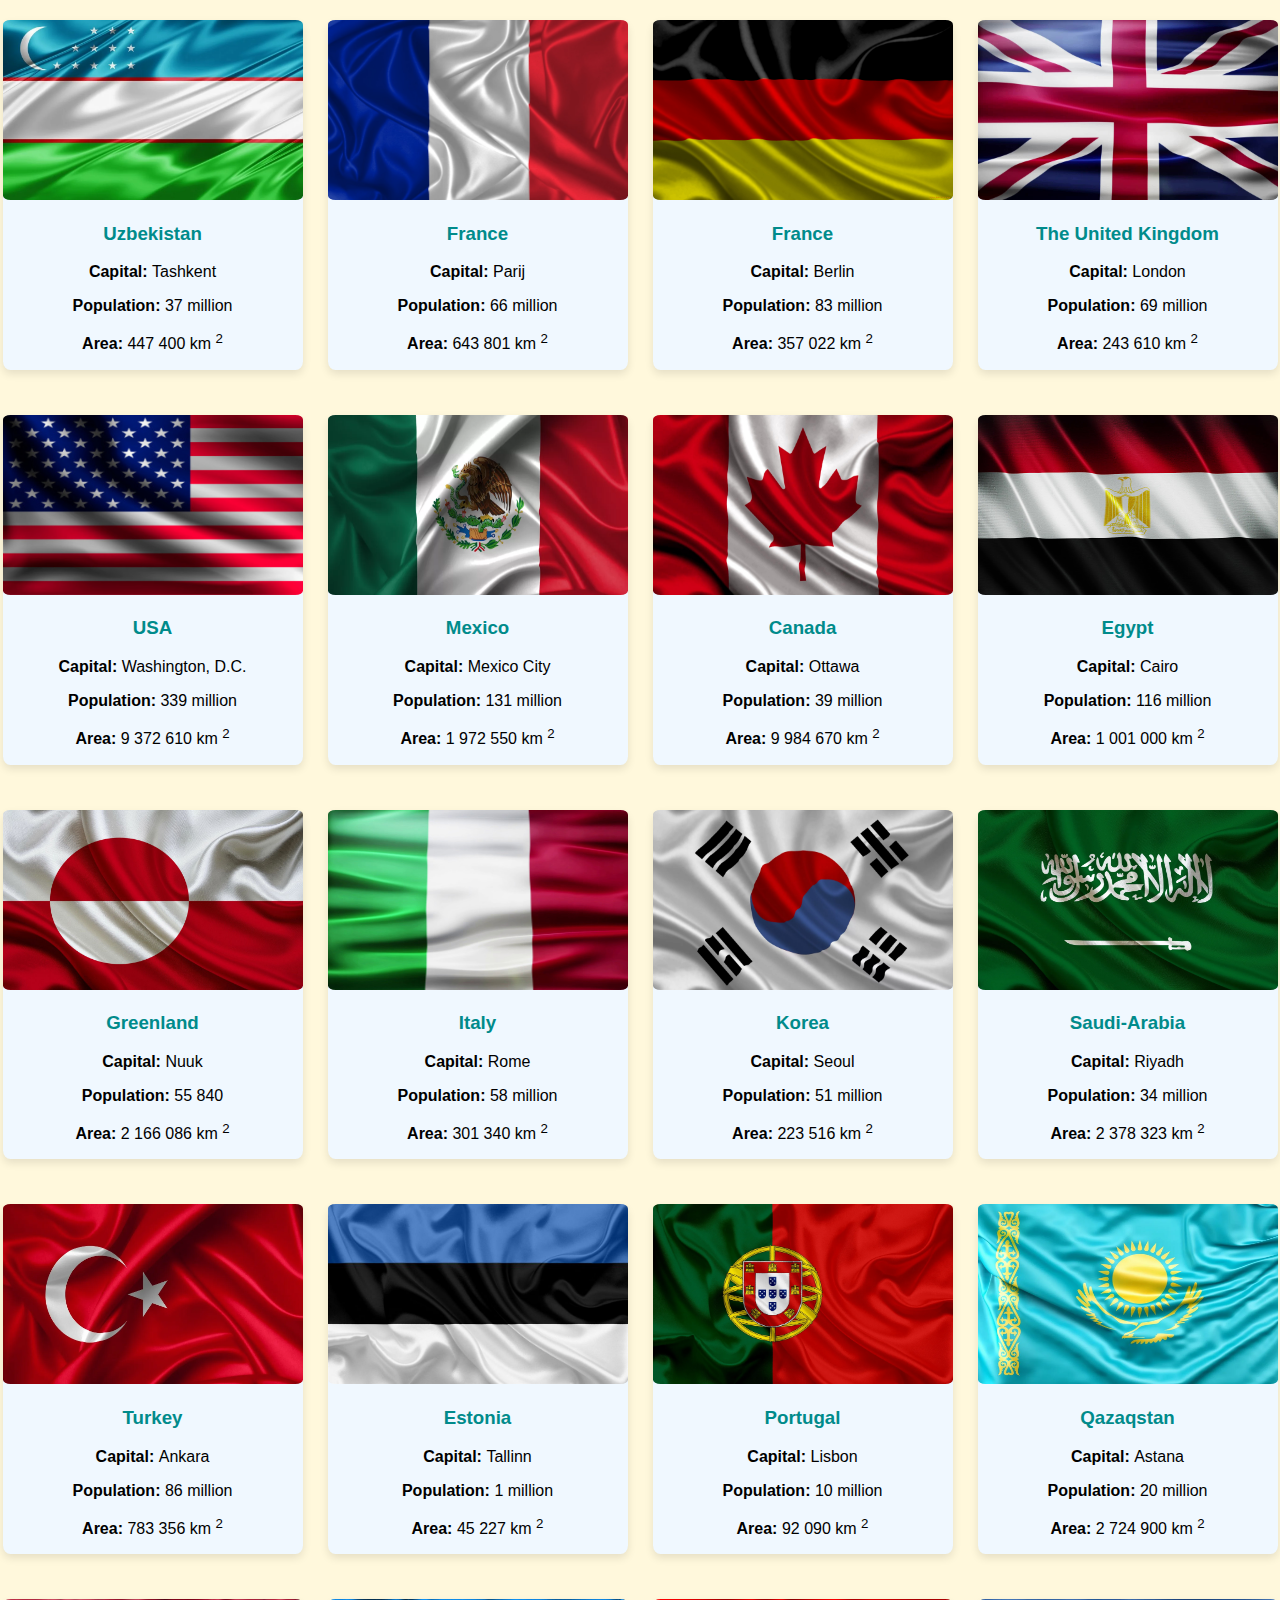
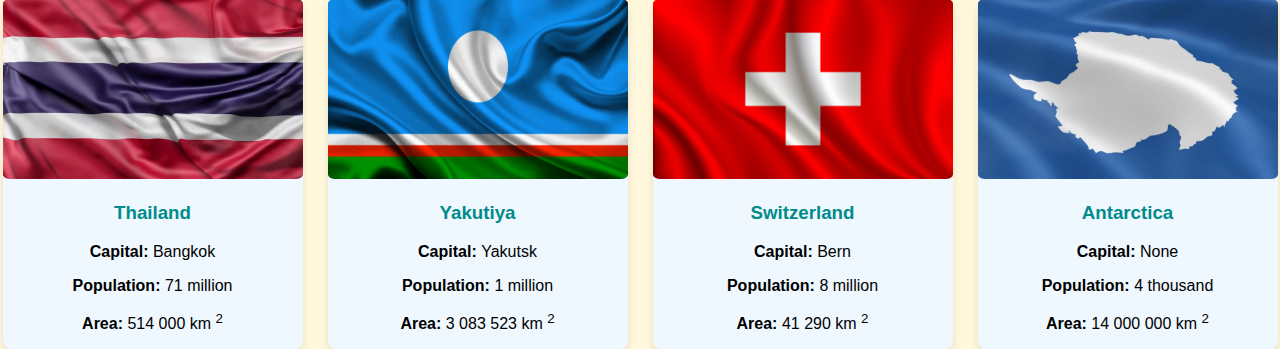
<file: Amaliyot/index.html>
<!DOCTYPE html>
<html lang="en">
<head>
    <meta charset="UTF-8">
    <meta name="viewport" content="width=device-width, initial-scale=1.0">
    <title>Countries</title>
    <link rel="stylesheet" href="style.css">
</head>
<body>

    <div class="card">

        <img src="./Uzbekistan.webp" alt="Uzbekistan-flag" class="img">

        <div class="card-content">

            <h3>Uzbekistan</h3>

            <p><strong>Capital: </strong> Tashkent</p>
            <p><strong>Population: </strong> 37 million</p>
            <p><strong>Area: </strong> 447 400 km <sup>2</sup></p>

        </div>

    </div>

    <div class="card">

        <img src="./France.jpg" alt="France-flag" class="img">

        <div class="card-content">

            <h3>France</h3>

            <p><strong>Capital: </strong> Parij</p>
            <p><strong>Population: </strong> 66 million</p>
            <p><strong>Area: </strong> 643 801 km <sup>2</sup></p>

        </div>

    </div>

    <div class="card">

        <img src="./Germany.jpg" alt="Germany-flag" class="img">

        <div class="card-content">

            <h3>France</h3>

            <p><strong>Capital: </strong> Berlin</p>
            <p><strong>Population: </strong> 83 million</p>
            <p><strong>Area: </strong> 357 022 km <sup>2</sup></p>

        </div>

    </div>

    <div class="card">

        <img src="./Great-Britain-Flag.jpg" alt="Great-Britain-flag" class="img">

        <div class="card-content">

            <h3>The United Kingdom</h3>

            <p><strong>Capital: </strong> London</p>
            <p><strong>Population: </strong> 69 million</p>
            <p><strong>Area: </strong> 243 610 km <sup>2</sup></p>
        </div>

    </div>

    <div class="card">

        <img src="./USA.jpg" alt="USA-flag" class="img">

        <div class="card-content">

            <h3>USA</h3>

            <p><strong>Capital: </strong> Washington, D.C.</p>
            <p><strong>Population: </strong> 339 million</p>
            <p><strong>Area: </strong> 9 372 610 km <sup>2</sup></p>

        </div>

    </div>

    <div class="card">

        <img src="./Mexico.webp" alt="Mexico-flag" class="img">

        <div class="card-content">

            <h3>Mexico</h3>

            <p><strong>Capital: </strong> Mexico City</p>
            <p><strong>Population: </strong> 131 million</p>
            <p><strong>Area: </strong> 1 972 550 km <sup>2</sup></p>

        </div>

    </div>

     <div class="card">

        <img src="./Canada.jpg" alt="Canada-flag" class="img">

        <div class="card-content">

            <h3>Canada</h3>

            <p><strong>Capital: </strong> Ottawa</p>
            <p><strong>Population: </strong> 39 million</p>
            <p><strong>Area: </strong>  9 984 670 km <sup>2</sup></p>

        </div>

    </div>

     <div class="card">

        <img src="./Egypt.jpg" alt="Egypt-flag" class="img">

        <div class="card-content">

            <h3>Egypt</h3>

            <p><strong>Capital: </strong> Cairo</p>
            <p><strong>Population: </strong> 116 million</p>
            <p><strong>Area: </strong>  1 001 000  km <sup>2</sup></p>

        </div>

    </div>

     <div class="card">

        <img src="./Greenland.png" alt="Greenland-flag" class="img">

        <div class="card-content">

            <h3>Greenland</h3>

            <p><strong>Capital: </strong> Nuuk</p>
            <p><strong>Population: </strong> 55 840</p>
            <p><strong>Area: </strong> 2 166 086 km <sup>2</sup></p>

        </div>

    </div>

     <div class="card">

        <img src="./Italy.jpg" alt="Italy-flag" class="img">

        <div class="card-content">

            <h3>Italy</h3>

            <p><strong>Capital: </strong> Rome</p>
            <p><strong>Population: </strong>  58 million</p>
            <p><strong>Area: </strong> 301 340 km <sup>2</sup></p>

        </div>

    </div>

     <div class="card">

        <img src="./Korea.webp" alt="Korea-flag" class="img">

        <div class="card-content">

            <h3>Korea</h3>

            <p><strong>Capital: </strong> Seoul</p>
            <p><strong>Population: </strong> 51 million</p>
            <p><strong>Area: </strong> 223 516 km <sup>2</sup></p>

        </div>

    </div>

     <div class="card">

        <img src="./Saudi-Arabia.png" alt="Saudi-Arabia-flag" class="img">

        <div class="card-content">

            <h3>Saudi-Arabia</h3>

            <p><strong>Capital: </strong> Riyadh</p>
            <p><strong>Population: </strong> 34 million</p>
            <p><strong>Area: </strong> 2 378 323 km <sup>2</sup></p>

        </div>

    </div>

     <div class="card">

        <img src="./Turkey.webp" alt="Turkey-flag" class="img">

        <div class="card-content">

            <h3>Turkey</h3>

            <p><strong>Capital: </strong> Ankara</p>
            <p><strong>Population: </strong> 86 million</p>
            <p><strong>Area: </strong> 783 356 km <sup>2</sup></p>

        </div>

    </div>

     <div class="card">

        <img src="./Estonia.jpg" alt="Estonia-flag" class="img">

        <div class="card-content">

            <h3>Estonia</h3>

            <p><strong>Capital: </strong> Tallinn</p>
            <p><strong>Population: </strong> 1 million</p>
            <p><strong>Area: </strong> 45 227 km <sup>2</sup></p>

        </div>

    </div>

     <div class="card">

        <img src="./Portugal.webp" alt="Portugal-flag" class="img">

        <div class="card-content">

            <h3>Portugal</h3>

            <p><strong>Capital: </strong> Lisbon</p>
            <p><strong>Population: </strong> 10 million</p>
            <p><strong>Area: </strong> 92 090 km <sup>2</sup></p>

        </div>

    </div>

     <div class="card">

        <img src="./Qazaqstan.webp" alt="Qazaqstan-flag" class="img">

        <div class="card-content">

            <h3>Qazaqstan</h3>

            <p><strong>Capital: </strong> Astana</p>
            <p><strong>Population: </strong> 20 million</p>
            <p><strong>Area: </strong> 2 724 900 km <sup>2</sup></p>

        </div>

    </div>

     <div class="card">

        <img src="./Thailand.jpg" alt="Thailand-flag" class="img">

        <div class="card-content">

            <h3>Thailand</h3>

            <p><strong>Capital: </strong> Bangkok</p>
            <p><strong>Population: </strong> 71 million</p>
            <p><strong>Area: </strong> 514 000 km <sup>2</sup></p>

        </div>

    </div>

     <div class="card">

        <img src="./Yakutiya.jpg" alt="Yakutiya-flag" class="img">

        <div class="card-content">

            <h3>Yakutiya</h3>

            <p><strong>Capital: </strong> Yakutsk</p>
            <p><strong>Population: </strong> 1 million</p>
            <p><strong>Area: </strong> 3 083 523 km <sup>2</sup></p>

        </div>

    </div>

     <div class="card">

        <img src="./Switzerland.jpg" alt="Switzerland-flag" class="img">

        <div class="card-content">

            <h3>Switzerland</h3>

            <p><strong>Capital: </strong> Bern</p>
            <p><strong>Population: </strong> 8 million</p>
            <p><strong>Area: </strong> 41 290 km <sup>2</sup></p>

        </div>

    </div>

    <div class="card">

        <img src="./Antarctica.webp" alt="Antarctica-flag" class="img">

        <div class="card-content">

            <h3>Antarctica</h3>

            <p><strong>Capital: </strong> None</p>
            <p><strong>Population: </strong> 4 thousand</p>
            <p><strong>Area: </strong> 14 000 000 km <sup>2</sup></p>

        </div>

    </div>

</body>
</html>
</file>
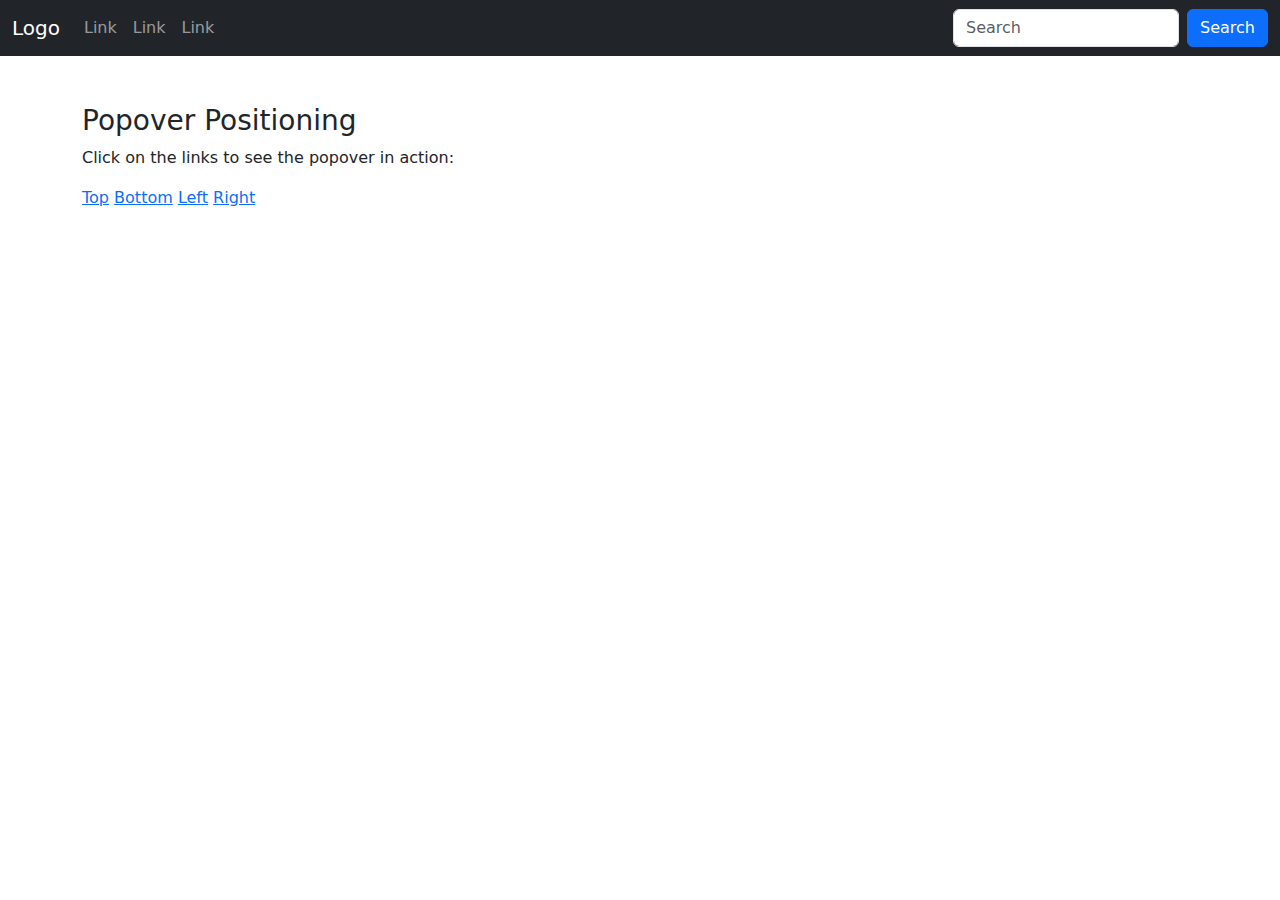
<file: Asosiy_Dars/2index.html>
<!doctype html>
<html lang="en">
  <head>
    <meta charset="utf-8">
    <meta name="viewport" content="width=device-width, initial-scale=1">
    <title>Web-sayt</title>
    <link href="https://cdn.jsdelivr.net/npm/bootstrap@5.3.3/dist/css/bootstrap.min.css" rel="stylesheet" integrity="sha384-QWTKZyjpPEjISv5WaRU9OFeRpok6YctnYmDr5pNlyT2bRjXh0JMhjY6hW+ALEwIH" crossorigin="anonymous">
  </head>
  <body>

    <nav class="navbar navbar-expand-sm navbar-dark bg-dark">
  <div class="container-fluid">
    <a class="navbar-brand" href="javascript:void(0)">Logo</a>
    <button class="navbar-toggler" type="button" data-bs-toggle="collapse" data-bs-target="#mynavbar">
      <span class="navbar-toggler-icon"></span>
    </button>
    <div class="collapse navbar-collapse" id="mynavbar">
      <ul class="navbar-nav me-auto">
        <li class="nav-item">
          <a class="nav-link" href="javascript:void(0)">Link</a>
        </li>
        <li class="nav-item">
          <a class="nav-link" href="javascript:void(0)">Link</a>
        </li>
        <li class="nav-item">
          <a class="nav-link" href="javascript:void(0)">Link</a>
        </li>
      </ul>
      <form class="d-flex">
        <input class="form-control me-2" type="text" placeholder="Search">
        <button class="btn btn-primary" type="button">Search</button>
      </form>
    </div>
  </div>
</nav>



<div class="container mt-5">
  <h3>Popover Positioning</h3>
  <p>Click on the links to see the popover in action:</p>
  <a href="#" title="Header" data-bs-toggle="popover" data-bs-placement="top" data-bs-content="Content">Top</a>
  <a href="#" title="Header" data-bs-toggle="popover" data-bs-placement="bottom" data-bs-content="Content">Bottom</a>
  <a href="#" title="Header" data-bs-toggle="popover" data-bs-placement="left" data-bs-content="Content">Left</a>
  <a href="#" title="Header" data-bs-toggle="popover" data-bs-placement="right" data-bs-content="Content">Right</a>
</div>


<script src="https://cdn.jsdelivr.net/npm/bootstrap@5.3.3/dist/js/bootstrap.bundle.min.js" integrity="sha384-YvpcrYf0tY3lHB60NNkmXc5s9fDVZLESaAA55NDzOxhy9GkcIdslK1eN7N6jIeHz" crossorigin="anonymous"></script>
<script src="https://cdn.jsdelivr.net/npm/@popperjs/core@2.11.8/dist/umd/popper.min.js" integrity="sha384-I7E8VVD/ismYTF4hNIPjVp/Zjvgyol6VFvRkX/vR+Vc4jQkC+hVqc2pM8ODewa9r" crossorigin="anonymous"></script>
<script src="https://cdn.jsdelivr.net/npm/bootstrap@5.3.3/dist/js/bootstrap.min.js" integrity="sha384-0pUGZvbkm6XF6gxjEnlmuGrJXVbNuzT9qBBavbLwCsOGabYfZo0T0to5eqruptLy" crossorigin="anonymous"></script>
</body>
</html>
</file>
<file: Amaliyot/style.css>
body{

    font-family: Arial, Helvetica, sans-serif;
    background-color: cornsilk;
    margin: 0;
    padding: 0;
    display: flex;
    justify-content: center;
    align-items: center;
    flex-wrap: wrap;
    gap: 25px;

}

.card{

    margin-top: 20px;
    width: 300px;
    background-color: aliceblue;
    text-align: center;
    border-radius: 2.5%;
    box-shadow: 0 4px 8px rgba(0, 0, 0, 0.1);
    transition: transform 0.3s ease, box-shadow 0.3s ease;

}

.card:hover{

    transform: translateY(10px);
    box-shadow: 0 8px 16px rgba(0, 0, 0, 0.2);

}

.card .img{

    width: 100%;
    height: 180px;
    border-radius: 2.5%;

}

.card-content h3{

    color: darkcyan;

}

.card-content h3:hover{

    cursor: pointer;

}
</file>
